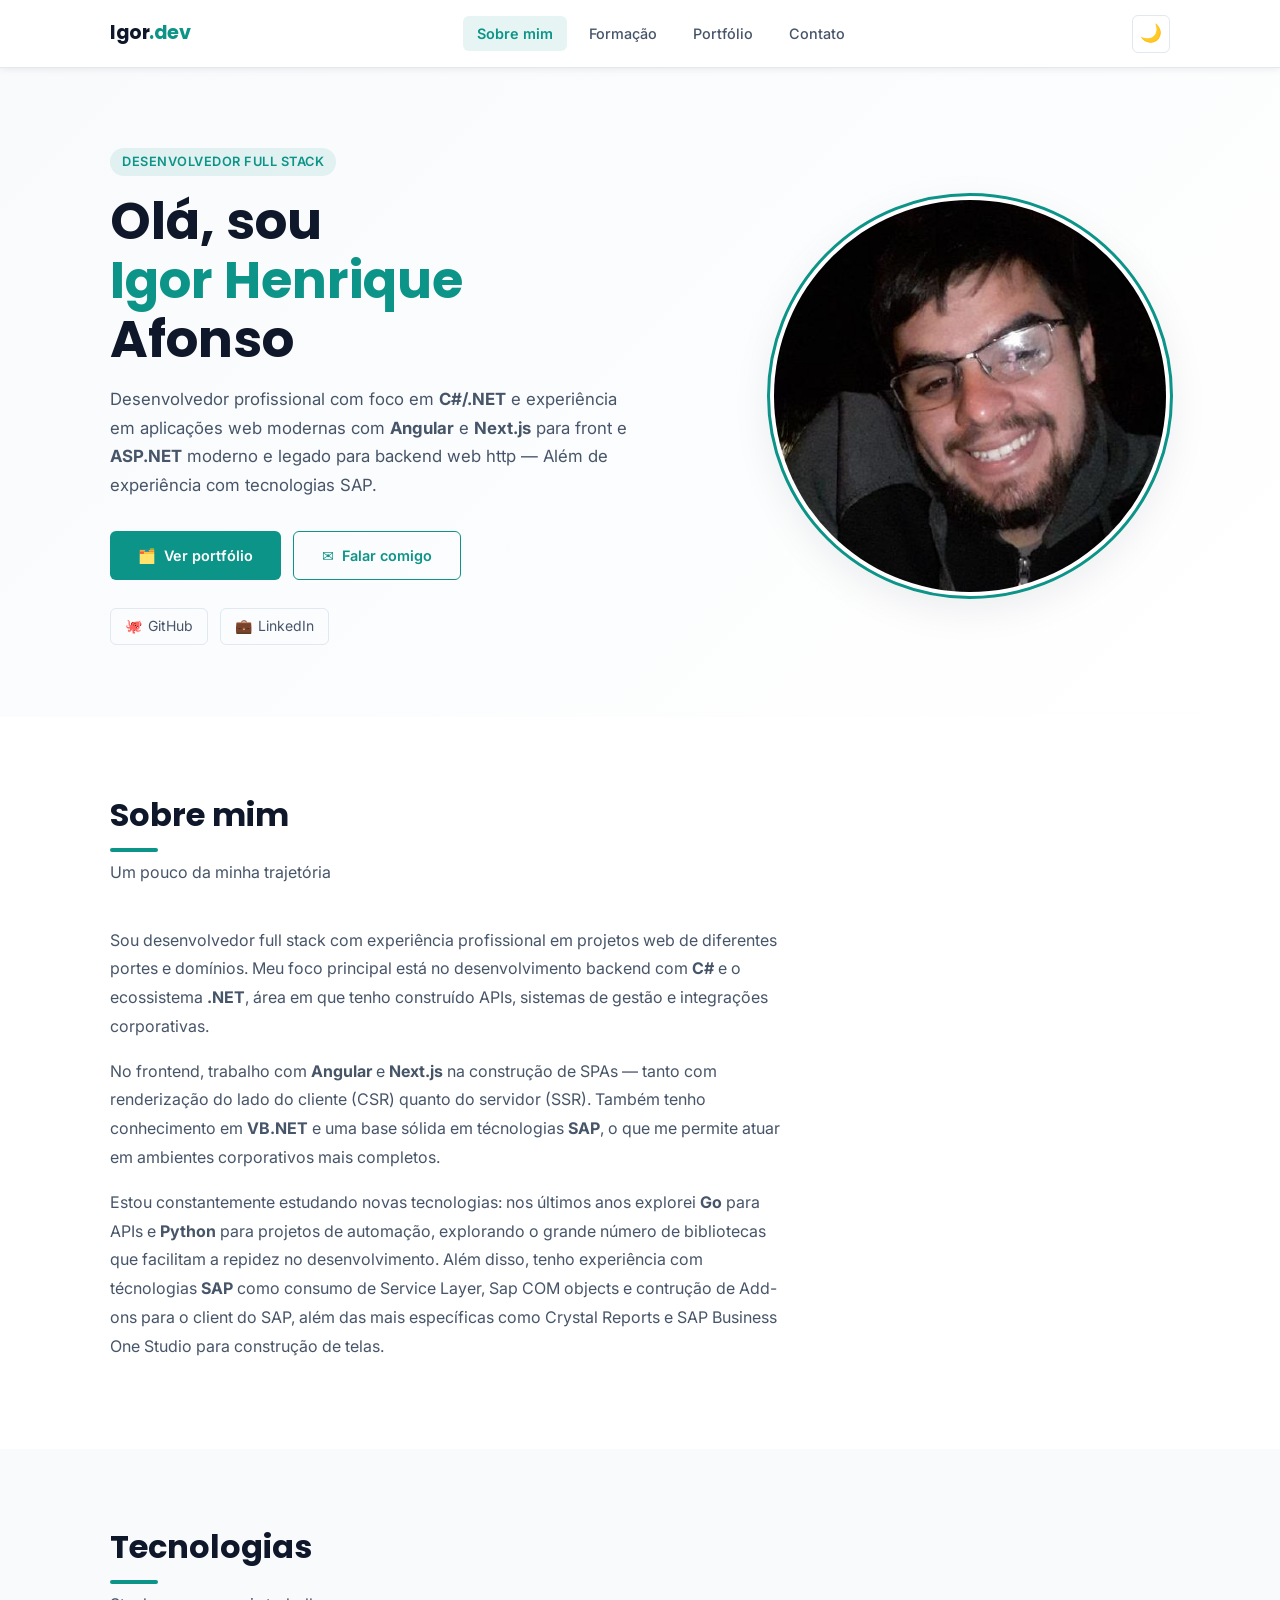
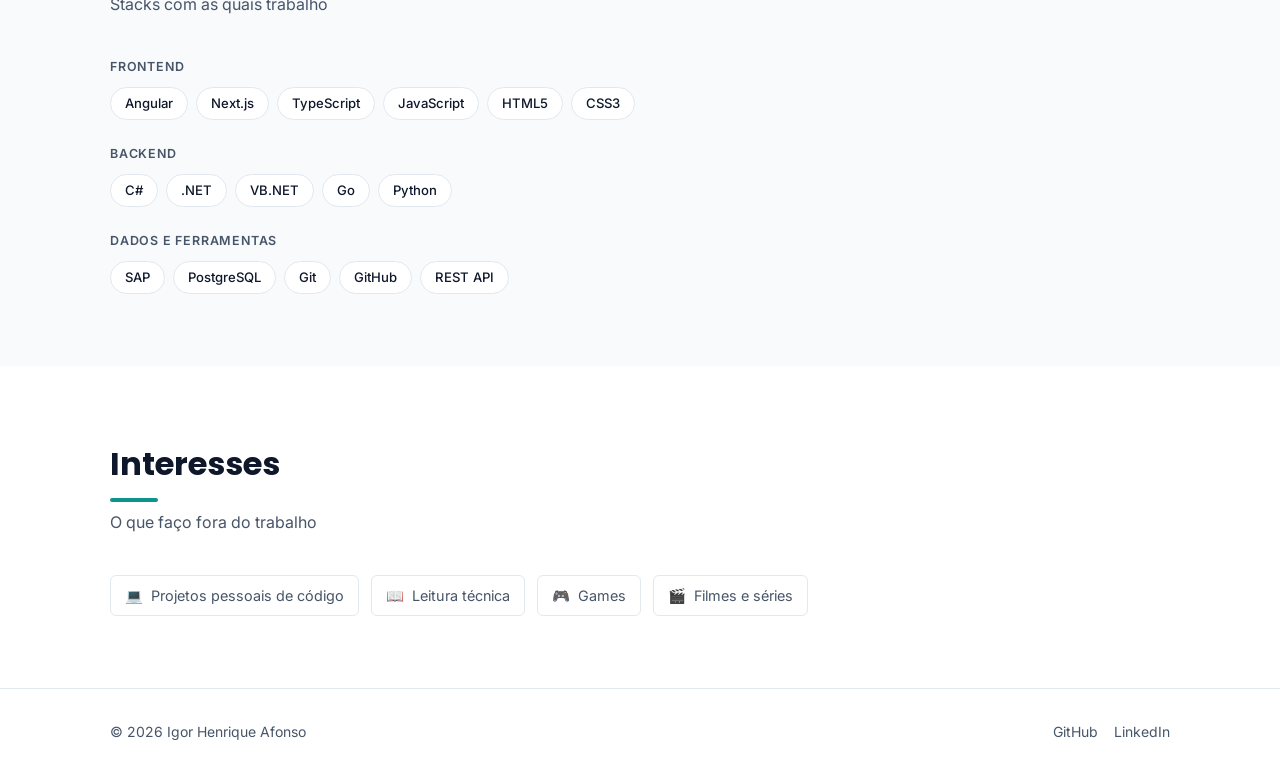
<file: index.html>
<!doctype html>
<html lang="pt-BR" data-theme="light">
  <head>
    <meta charset="UTF-8" />
    <meta name="viewport" content="width=device-width, initial-scale=1.0" />
    <meta
      name="description"
      content="Portfólio de Igor Henrique Afonso — Desenvolvedor Full Stack especializado em C#, .NET, Angular e Next.js."
    />
    <title>Igor Afonso | Desenvolvedor Full Stack</title>
    <link rel="stylesheet" href="css/style.css" />
  </head>

  <body>
    <header class="site-header">
      <div class="container header-inner">
        <a href="index.html" class="site-logo">Igor<span>.dev</span></a>

        <nav
          class="site-nav"
          id="site-nav"
          role="navigation"
          aria-label="Menu principal"
        >
          <a href="index.html" class="nav-link" aria-current="page"
            >Sobre mim</a
          >
          <a href="formacao.html" class="nav-link">Formação</a>
          <a href="portfolio.html" class="nav-link">Portfólio</a>
          <a href="contato.html" class="nav-link">Contato</a>
        </nav>

        <div class="header-actions">
          <button
            class="btn-theme"
            id="btn-theme"
            aria-label="Alternar tema claro/escuro"
            title="Alternar tema"
          >
            🌙
          </button>

          <button
            class="btn-hamburger"
            id="btn-hamburger"
            aria-label="Abrir menu"
            aria-expanded="false"
            aria-controls="site-nav"
          >
            ☰
          </button>
        </div>
      </div>
    </header>

    <main>
      <section class="hero" aria-labelledby="hero-title">
        <div class="container hero-inner">
          <!-- Conteúdo textual do hero -->
          <div class="hero-content">
            <span class="hero-badge">Desenvolvedor Full Stack</span>

            <h1 class="hero-title" id="hero-title">
              Olá, sou<br />
              <span>Igor Henrique</span><br />
              Afonso
            </h1>

            <p class="hero-subtitle">
              Desenvolvedor profissional com foco em <strong>C#/.NET</strong> e
              experiência em aplicações web modernas com
              <strong>Angular</strong> e <strong>Next.js</strong> para front e
              <strong>ASP.NET</strong> moderno e legado para backend web http —
              Além de experiência com tecnologias SAP.
            </p>

            <div class="hero-buttons">
              <a href="portfolio.html" class="btn-primary">
                <span aria-hidden="true">🗂️</span> Ver portfólio
              </a>
              <a href="contato.html" class="btn-outline">
                <span aria-hidden="true">✉️</span> Falar comigo
              </a>
            </div>

            <div class="hero-socials">
              <a
                href="https://github.com/IgorAfonso"
                target="_blank"
                rel="noopener noreferrer"
                class="social-link"
                aria-label="Perfil no GitHub"
              >
                <span aria-hidden="true">🐙</span> GitHub
              </a>
              <a
                href="https://www.linkedin.com/in/igor-henrique-afonso-b81977136/"
                target="_blank"
                rel="noopener noreferrer"
                class="social-link"
                aria-label="Perfil no LinkedIn"
              >
                <span aria-hidden="true">💼</span> LinkedIn
              </a>
            </div>
          </div>

          <div class="hero-avatar-wrap" aria-hidden="true">
            <img
              class="avatar"
              src="./assets/profile_image.jpg"
              alt="Igor Henrique Afonso"
            />
          </div>
        </div>
      </section>

      <!-- ======================================================
         SOBRE MIM — apresentação profissional
         ====================================================== -->
      <section class="section" aria-labelledby="sobre-title">
        <div class="container">
          <h2 class="section-title" id="sobre-title">Sobre mim</h2>
          <p class="section-subtitle">Um pouco da minha trajetória</p>

          <p class="about-text">
            Sou desenvolvedor full stack com experiência profissional em
            projetos web de diferentes portes e domínios. Meu foco principal
            está no desenvolvimento backend com <strong>C#</strong> e o
            ecossistema <strong>.NET</strong>, área em que tenho construído
            APIs, sistemas de gestão e integrações corporativas.
          </p>
          <p class="about-text">
            No frontend, trabalho com <strong>Angular</strong> e
            <strong>Next.js</strong> na construção de SPAs — tanto com
            renderização do lado do cliente (CSR) quanto do servidor (SSR).
            Também tenho conhecimento em <strong>VB.NET</strong> e uma base
            sólida em técnologias <strong>SAP</strong>, o que me permite atuar
            em ambientes corporativos mais completos.
          </p>
          <p class="about-text">
            Estou constantemente estudando novas tecnologias: nos últimos anos
            explorei
            <strong>Go</strong> para APIs e <strong>Python</strong> para
            projetos de automação, explorando o grande número de bibliotecas que
            facilitam a repidez no desenvolvimento. Além disso, tenho
            experiência com técnologias <strong>SAP</strong> como consumo de
            Service Layer, Sap COM objects e contrução de Add-ons para o client
            do SAP, além das mais específicas como Crystal Reports e SAP
            Business One Studio para construção de telas.
          </p>
        </div>
      </section>

      <section class="section" aria-labelledby="skills-title">
        <div class="container">
          <h2 class="section-title" id="skills-title">Tecnologias</h2>
          <p class="section-subtitle">Stacks com as quais trabalho</p>

          <div class="skills-groups">
            <!-- Grupo: Frontend -->
            <div class="skill-group">
              <p class="skill-group-label">Frontend</p>
              <div class="chips" role="list">
                <span class="chip" role="listitem">Angular</span>
                <span class="chip" role="listitem">Next.js</span>
                <span class="chip" role="listitem">TypeScript</span>
                <span class="chip" role="listitem">JavaScript</span>
                <span class="chip" role="listitem">HTML5</span>
                <span class="chip" role="listitem">CSS3</span>
              </div>
            </div>

            <!-- Grupo: Backend -->
            <div class="skill-group">
              <p class="skill-group-label">Backend</p>
              <div class="chips" role="list">
                <span class="chip" role="listitem">C#</span>
                <span class="chip" role="listitem">.NET</span>
                <span class="chip" role="listitem">VB.NET</span>
                <span class="chip" role="listitem">Go</span>
                <span class="chip" role="listitem">Python</span>
              </div>
            </div>

            <!-- Grupo: Dados e Ferramentas -->
            <div class="skill-group">
              <p class="skill-group-label">Dados e Ferramentas</p>
              <div class="chips" role="list">
                <span class="chip" role="listitem">SAP</span>
                <span class="chip" role="listitem">PostgreSQL</span>
                <span class="chip" role="listitem">Git</span>
                <span class="chip" role="listitem">GitHub</span>
                <span class="chip" role="listitem">REST API</span>
              </div>
            </div>
          </div>
        </div>
      </section>

      <section class="section" aria-labelledby="hobbies-title">
        <div class="container">
          <h2 class="section-title" id="hobbies-title">Interesses</h2>
          <p class="section-subtitle">O que faço fora do trabalho</p>

          <ul class="hobbies-list">
            <li>
              <span aria-hidden="true">💻</span> Projetos pessoais de código
            </li>
            <li><span aria-hidden="true">📖</span> Leitura técnica</li>
            <li><span aria-hidden="true">🎮</span> Games</li>
            <li><span aria-hidden="true">🎬</span> Filmes e séries</li>
          </ul>
        </div>
      </section>
    </main>

    <footer class="site-footer">
      <div class="container footer-inner">
        <p class="footer-copy">
          &copy; <span id="footer-year"></span> Igor Henrique Afonso
        </p>
        <nav class="footer-links" aria-label="Links de redes sociais">
          <a
            href="https://github.com/IgorAfonso"
            target="_blank"
            rel="noopener noreferrer"
            aria-label="GitHub"
            >GitHub</a
          >
          <a
            href="https://www.linkedin.com/in/igor-henrique-afonso-b81977136/"
            target="_blank"
            rel="noopener noreferrer"
            aria-label="LinkedIn"
            >LinkedIn</a
          >
        </nav>
      </div>
    </footer>

    <script src="js/main.js"></script>
  </body>
</html>
</file>
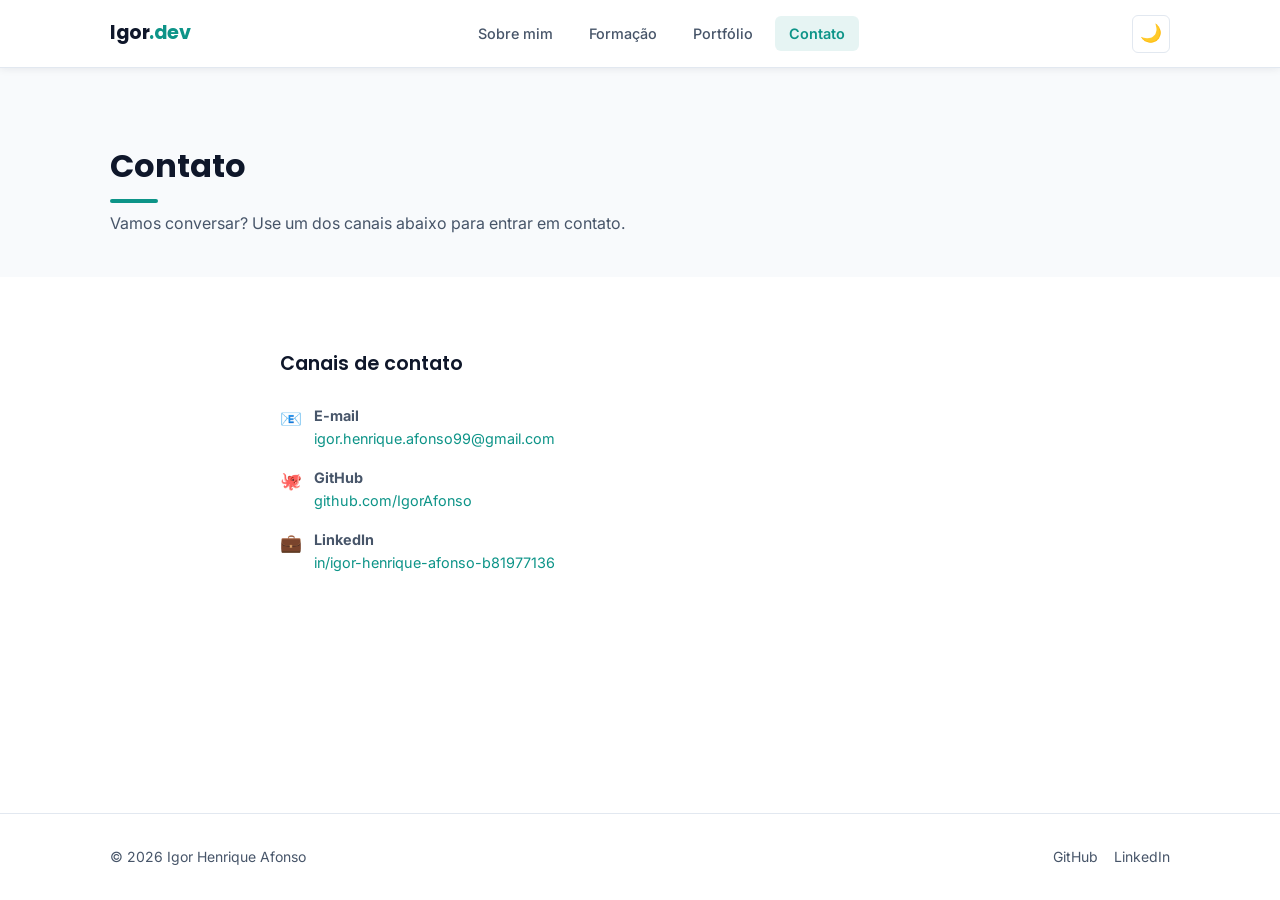
<file: contato.html>
<!doctype html>
<html lang="pt-BR" data-theme="light">
  <head>
    <meta charset="UTF-8" />
    <meta name="viewport" content="width=device-width, initial-scale=1.0" />
    <meta
      name="description"
      content="Entre em contato com Igor Henrique Afonso — Desenvolvedor Full Stack."
    />
    <title>Contato | Igor Afonso</title>

    <link rel="stylesheet" href="css/style.css" />
  </head>

  <body class="contact-page">
    <header class="site-header">
      <div class="container header-inner">
        <a href="index.html" class="site-logo">Igor<span>.dev</span></a>

        <nav
          class="site-nav"
          id="site-nav"
          role="navigation"
          aria-label="Menu principal"
        >
          <a href="index.html" class="nav-link">Sobre mim</a>
          <a href="formacao.html" class="nav-link">Formação</a>
          <a href="portfolio.html" class="nav-link">Portfólio</a>
          <a href="contato.html" class="nav-link" aria-current="page"
            >Contato</a
          >
        </nav>

        <div class="header-actions">
          <button
            class="btn-theme"
            id="btn-theme"
            aria-label="Alternar tema claro/escuro"
            title="Alternar tema"
          >
            🌙
          </button>
          <button
            class="btn-hamburger"
            id="btn-hamburger"
            aria-label="Abrir menu"
            aria-expanded="false"
            aria-controls="site-nav"
          >
            ☰
          </button>
        </div>
      </div>
    </header>

    <main>
      <section class="section" style="padding-bottom: 0">
        <div class="container">
          <h1 class="section-title">Contato</h1>
          <p class="section-subtitle">
            Vamos conversar? Use um dos canais abaixo para entrar em contato.
          </p>
        </div>
      </section>

      <section
        class="section contact-channels-section"
        aria-labelledby="contato-title"
      >
        <div class="container">
          <div class="contact-grid">
            <div>
              <h2 class="contact-info-title" id="contato-title">
                Canais de contato
              </h2>

              <ul class="contact-info-list">
                <li class="contact-info-item">
                  <span class="contact-info-icon" aria-hidden="true">📧</span>
                  <div>
                    <strong>E-mail</strong><br />
                    <a
                      href="https://mail.google.com/mail/?view=cm&amp;fs=1&amp;to=igor.henrique.afonso99@gmail.com"
                      target="_blank"
                      rel="noopener noreferrer"
                    >
                      igor.henrique.afonso99@gmail.com
                    </a>
                  </div>
                </li>

                <li class="contact-info-item">
                  <span class="contact-info-icon" aria-hidden="true">🐙</span>
                  <div>
                    <strong>GitHub</strong><br />
                    <a
                      href="https://github.com/IgorAfonso"
                      target="_blank"
                      rel="noopener noreferrer"
                    >
                      github.com/IgorAfonso
                    </a>
                  </div>
                </li>

                <li class="contact-info-item">
                  <span class="contact-info-icon" aria-hidden="true">💼</span>
                  <div>
                    <strong>LinkedIn</strong><br />
                    <a
                      href="https://www.linkedin.com/in/igor-henrique-afonso-b81977136/"
                      target="_blank"
                      rel="noopener noreferrer"
                    >
                      in/igor-henrique-afonso-b81977136
                    </a>
                  </div>
                </li>
              </ul>
            </div>
          </div>
        </div>
      </section>
    </main>

    <footer class="site-footer">
      <div class="container footer-inner">
        <p class="footer-copy">
          &copy; <span id="footer-year"></span> Igor Henrique Afonso
        </p>
        <nav class="footer-links" aria-label="Links de redes sociais">
          <a
            href="https://github.com/IgorAfonso"
            target="_blank"
            rel="noopener noreferrer"
            >GitHub</a
          >
          <a
            href="https://www.linkedin.com/in/igor-henrique-afonso-b81977136/"
            target="_blank"
            rel="noopener noreferrer"
            >LinkedIn</a
          >
        </nav>
      </div>
    </footer>

    <script src="js/main.js"></script>
  </body>
</html>
</file>
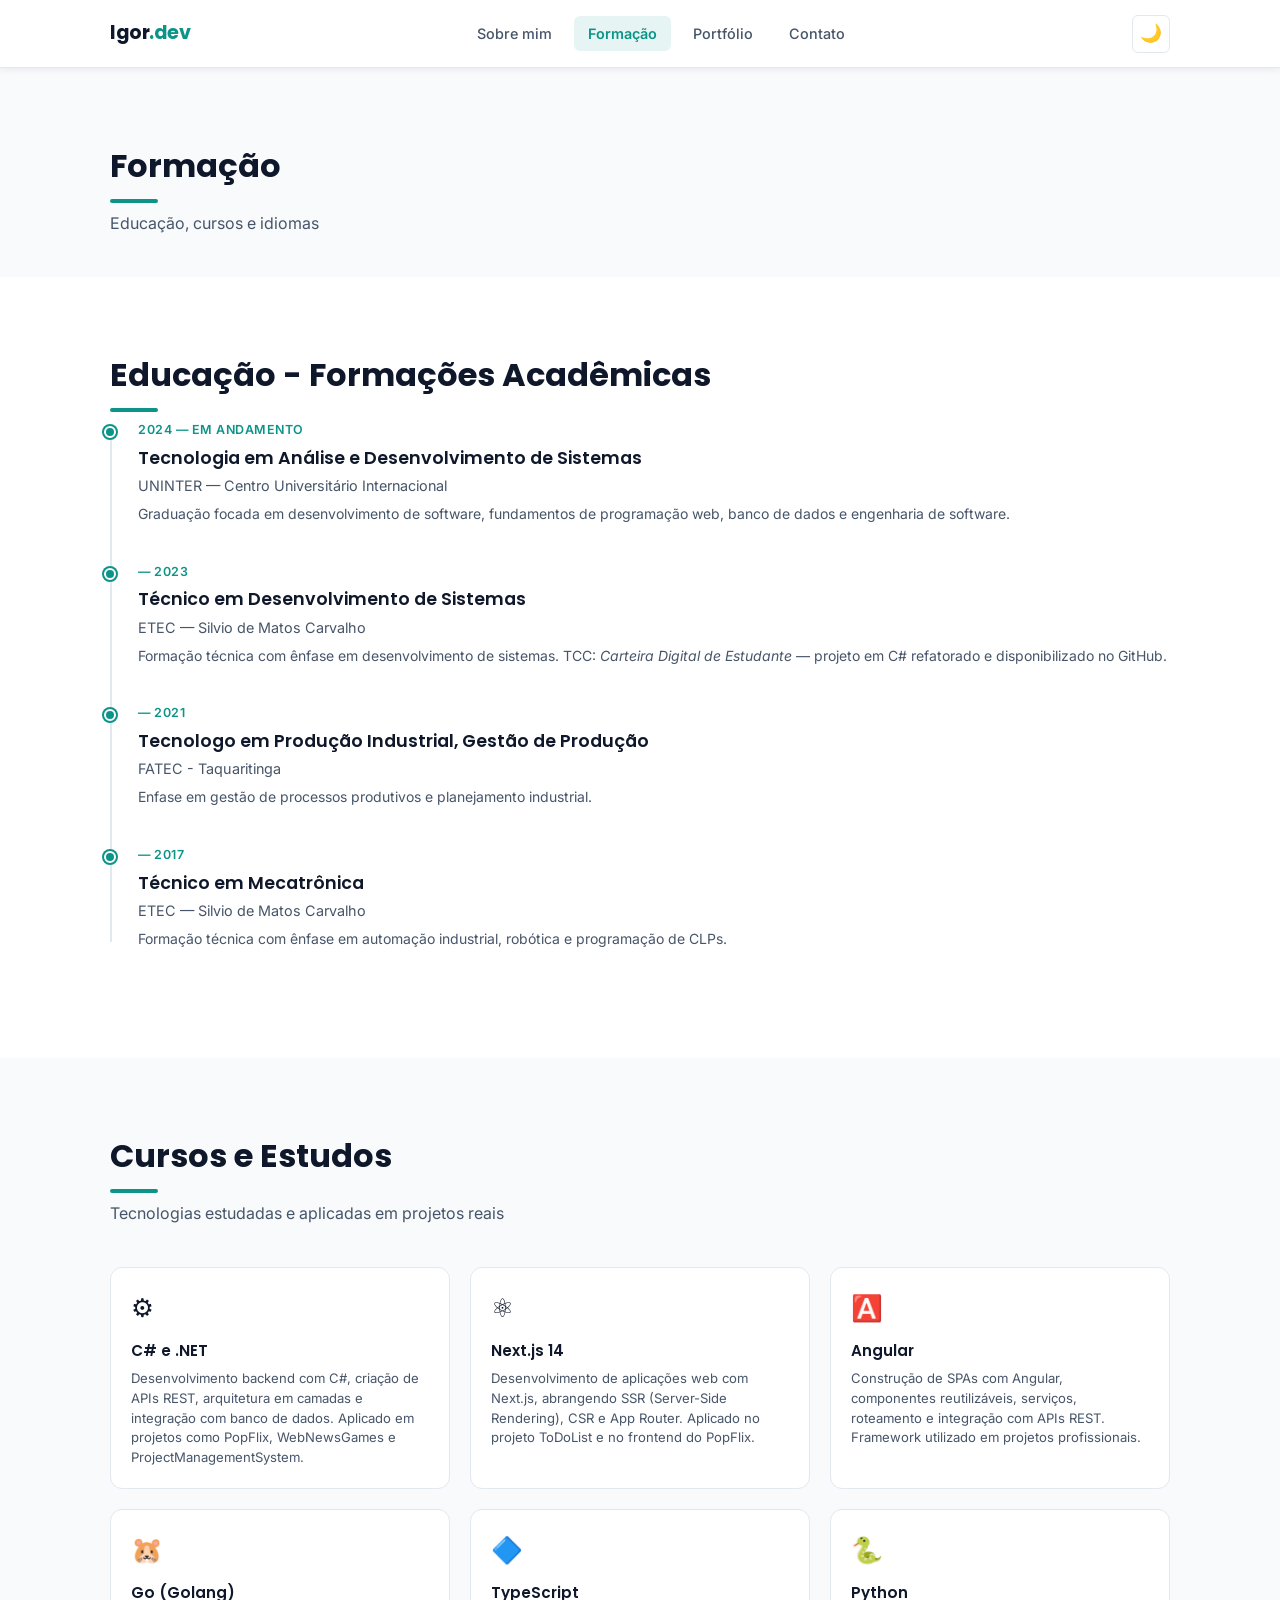
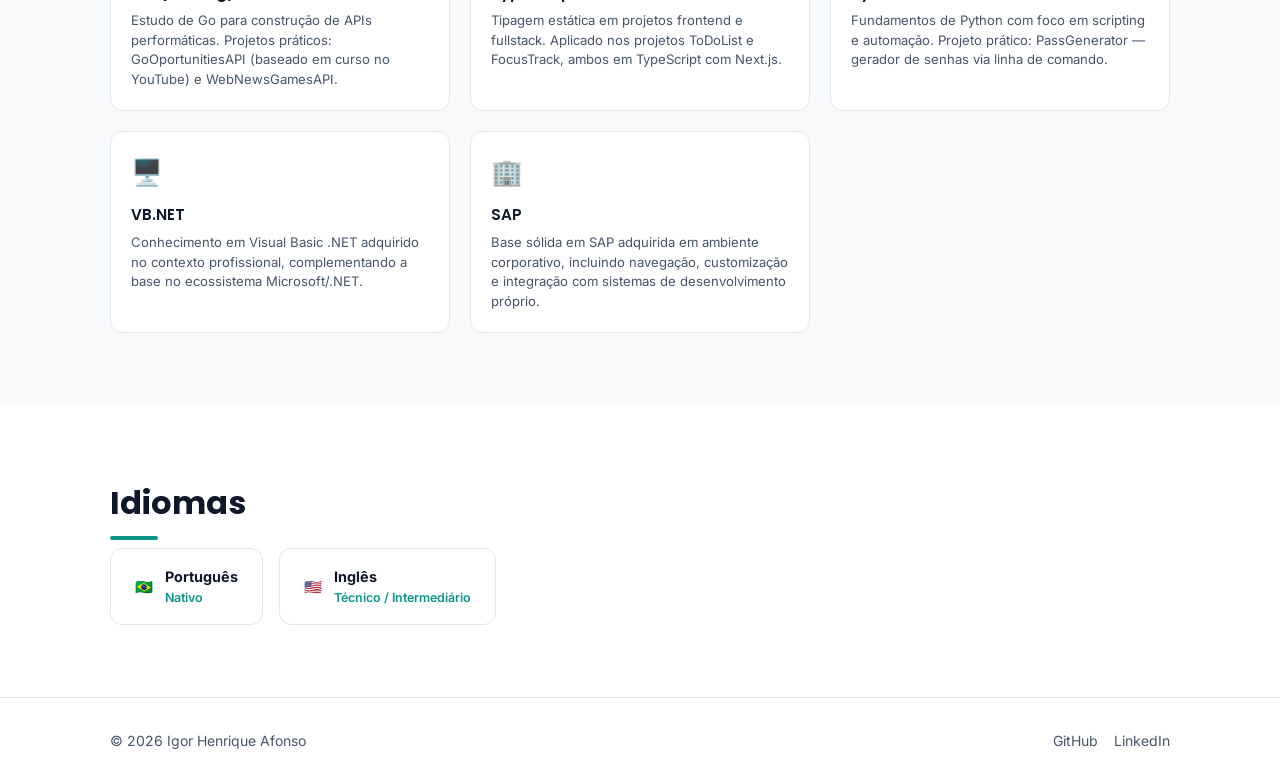
<file: formacao.html>
<!doctype html>
<html lang="pt-BR" data-theme="light">
  <head>
    <meta charset="UTF-8" />
    <meta name="viewport" content="width=device-width, initial-scale=1.0" />
    <meta
      name="description"
      content="Formação acadêmica e cursos de Igor Henrique Afonso — Desenvolvedor Full Stack."
    />
    <title>Formação | Igor Afonso</title>

    <link rel="stylesheet" href="css/style.css" />
  </head>

  <body>
    <header class="site-header">
      <div class="container header-inner">
        <a href="index.html" class="site-logo">Igor<span>.dev</span></a>

        <nav
          class="site-nav"
          id="site-nav"
          role="navigation"
          aria-label="Menu principal"
        >
          <a href="index.html" class="nav-link">Sobre mim</a>
          <a href="formacao.html" class="nav-link" aria-current="page"
            >Formação</a
          >
          <a href="portfolio.html" class="nav-link">Portfólio</a>
          <a href="contato.html" class="nav-link">Contato</a>
        </nav>

        <div class="header-actions">
          <button
            class="btn-theme"
            id="btn-theme"
            aria-label="Alternar tema claro/escuro"
            title="Alternar tema"
          >
            🌙
          </button>
          <button
            class="btn-hamburger"
            id="btn-hamburger"
            aria-label="Abrir menu"
            aria-expanded="false"
            aria-controls="site-nav"
          >
            ☰
          </button>
        </div>
      </div>
    </header>

    <main>
      <section class="section" style="padding-bottom: 0">
        <div class="container">
          <h1 class="section-title">Formação</h1>
          <p class="section-subtitle">Educação, cursos e idiomas</p>
        </div>
      </section>

      <section class="section" aria-labelledby="educacao-title">
        <div class="container">
          <h2 class="section-title" id="educacao-title">
            Educação - Formações Acadêmicas
          </h2>

          <div class="timeline">
            <article class="timeline-item">
              <p class="timeline-period">2024 — Em andamento</p>
              <h3 class="timeline-title">
                Tecnologia em Análise e Desenvolvimento de Sistemas
              </h3>
              <p class="timeline-institution">
                UNINTER — Centro Universitário Internacional
              </p>
              <p class="timeline-desc">
                Graduação focada em desenvolvimento de software, fundamentos de
                programação web, banco de dados e engenharia de software.
              </p>
            </article>

            <article class="timeline-item">
              <p class="timeline-period">— 2023</p>
              <h3 class="timeline-title">
                Técnico em Desenvolvimento de Sistemas
              </h3>
              <p class="timeline-institution">
                ETEC — Silvio de Matos Carvalho
              </p>
              <p class="timeline-desc">
                Formação técnica com ênfase em desenvolvimento de sistemas. TCC:
                <em>Carteira Digital de Estudante</em> — projeto em C#
                refatorado e disponibilizado no GitHub.
              </p>
            </article>

            <article class="timeline-item">
              <p class="timeline-period">— 2021</p>
              <h3 class="timeline-title">
                Tecnologo em Produção Industrial, Gestão de Produção
              </h3>
              <p class="timeline-institution">FATEC - Taquaritinga</p>
              <p class="timeline-desc">
                Enfase em gestão de processos produtivos e planejamento
                industrial.
              </p>
            </article>

            <article class="timeline-item">
              <p class="timeline-period">— 2017</p>
              <h3 class="timeline-title">Técnico em Mecatrônica</h3>
              <p class="timeline-institution">
                ETEC — Silvio de Matos Carvalho
              </p>
              <p class="timeline-desc">
                Formação técnica com ênfase em automação industrial, robótica e
                programação de CLPs.
              </p>
            </article>
          </div>
        </div>
      </section>

      <section class="section" aria-labelledby="cursos-title">
        <div class="container">
          <h2 class="section-title" id="cursos-title">Cursos e Estudos</h2>
          <p class="section-subtitle">
            Tecnologias estudadas e aplicadas em projetos reais
          </p>

          <div class="courses-grid">
            <article class="course-card">
              <div class="course-card-icon" aria-hidden="true">⚙️</div>
              <h3 class="course-card-title">C# e .NET</h3>
              <p class="course-card-desc">
                Desenvolvimento backend com C#, criação de APIs REST,
                arquitetura em camadas e integração com banco de dados. Aplicado
                em projetos como PopFlix, WebNewsGames e
                ProjectManagementSystem.
              </p>
            </article>

            <article class="course-card">
              <div class="course-card-icon" aria-hidden="true">⚛️</div>
              <h3 class="course-card-title">Next.js 14</h3>
              <p class="course-card-desc">
                Desenvolvimento de aplicações web com Next.js, abrangendo SSR
                (Server-Side Rendering), CSR e App Router. Aplicado no projeto
                ToDoList e no frontend do PopFlix.
              </p>
            </article>

            <article class="course-card">
              <div class="course-card-icon" aria-hidden="true">🅰️</div>
              <h3 class="course-card-title">Angular</h3>
              <p class="course-card-desc">
                Construção de SPAs com Angular, componentes reutilizáveis,
                serviços, roteamento e integração com APIs REST. Framework
                utilizado em projetos profissionais.
              </p>
            </article>

            <article class="course-card">
              <div class="course-card-icon" aria-hidden="true">🐹</div>
              <h3 class="course-card-title">Go (Golang)</h3>
              <p class="course-card-desc">
                Estudo de Go para construção de APIs performáticas. Projetos
                práticos: GoOportunitiesAPI (baseado em curso no YouTube) e
                WebNewsGamesAPI.
              </p>
            </article>

            <article class="course-card">
              <div class="course-card-icon" aria-hidden="true">🔷</div>
              <h3 class="course-card-title">TypeScript</h3>
              <p class="course-card-desc">
                Tipagem estática em projetos frontend e fullstack. Aplicado nos
                projetos ToDoList e FocusTrack, ambos em TypeScript com Next.js.
              </p>
            </article>

            <article class="course-card">
              <div class="course-card-icon" aria-hidden="true">🐍</div>
              <h3 class="course-card-title">Python</h3>
              <p class="course-card-desc">
                Fundamentos de Python com foco em scripting e automação. Projeto
                prático: PassGenerator — gerador de senhas via linha de comando.
              </p>
            </article>

            <article class="course-card">
              <div class="course-card-icon" aria-hidden="true">🖥️</div>
              <h3 class="course-card-title">VB.NET</h3>
              <p class="course-card-desc">
                Conhecimento em Visual Basic .NET adquirido no contexto
                profissional, complementando a base no ecossistema
                Microsoft/.NET.
              </p>
            </article>

            <article class="course-card">
              <div class="course-card-icon" aria-hidden="true">🏢</div>
              <h3 class="course-card-title">SAP</h3>
              <p class="course-card-desc">
                Base sólida em SAP adquirida em ambiente corporativo, incluindo
                navegação, customização e integração com sistemas de
                desenvolvimento próprio.
              </p>
            </article>
          </div>
        </div>
      </section>

      <section class="section" aria-labelledby="idiomas-title">
        <div class="container">
          <h2 class="section-title" id="idiomas-title">Idiomas</h2>

          <div class="lang-list">
            <div class="lang-item">
              <span aria-hidden="true">🇧🇷</span>
              <div>
                <strong>Português</strong>
                <p class="lang-level">Nativo</p>
              </div>
            </div>

            <div class="lang-item">
              <span aria-hidden="true">🇺🇸</span>
              <div>
                <strong>Inglês</strong>
                <p class="lang-level">Técnico / Intermediário</p>
              </div>
            </div>
          </div>
        </div>
      </section>
    </main>

    <footer class="site-footer">
      <div class="container footer-inner">
        <p class="footer-copy">
          &copy; <span id="footer-year"></span> Igor Henrique Afonso
        </p>
        <nav class="footer-links" aria-label="Links de redes sociais">
          <a
            href="https://github.com/IgorAfonso"
            target="_blank"
            rel="noopener noreferrer"
            >GitHub</a
          >
          <a
            href="https://www.linkedin.com/in/igor-henrique-afonso-b81977136/"
            target="_blank"
            rel="noopener noreferrer"
            >LinkedIn</a
          >
        </nav>
      </div>
    </footer>

    <script src="js/main.js"></script>
  </body>
</html>
</file>
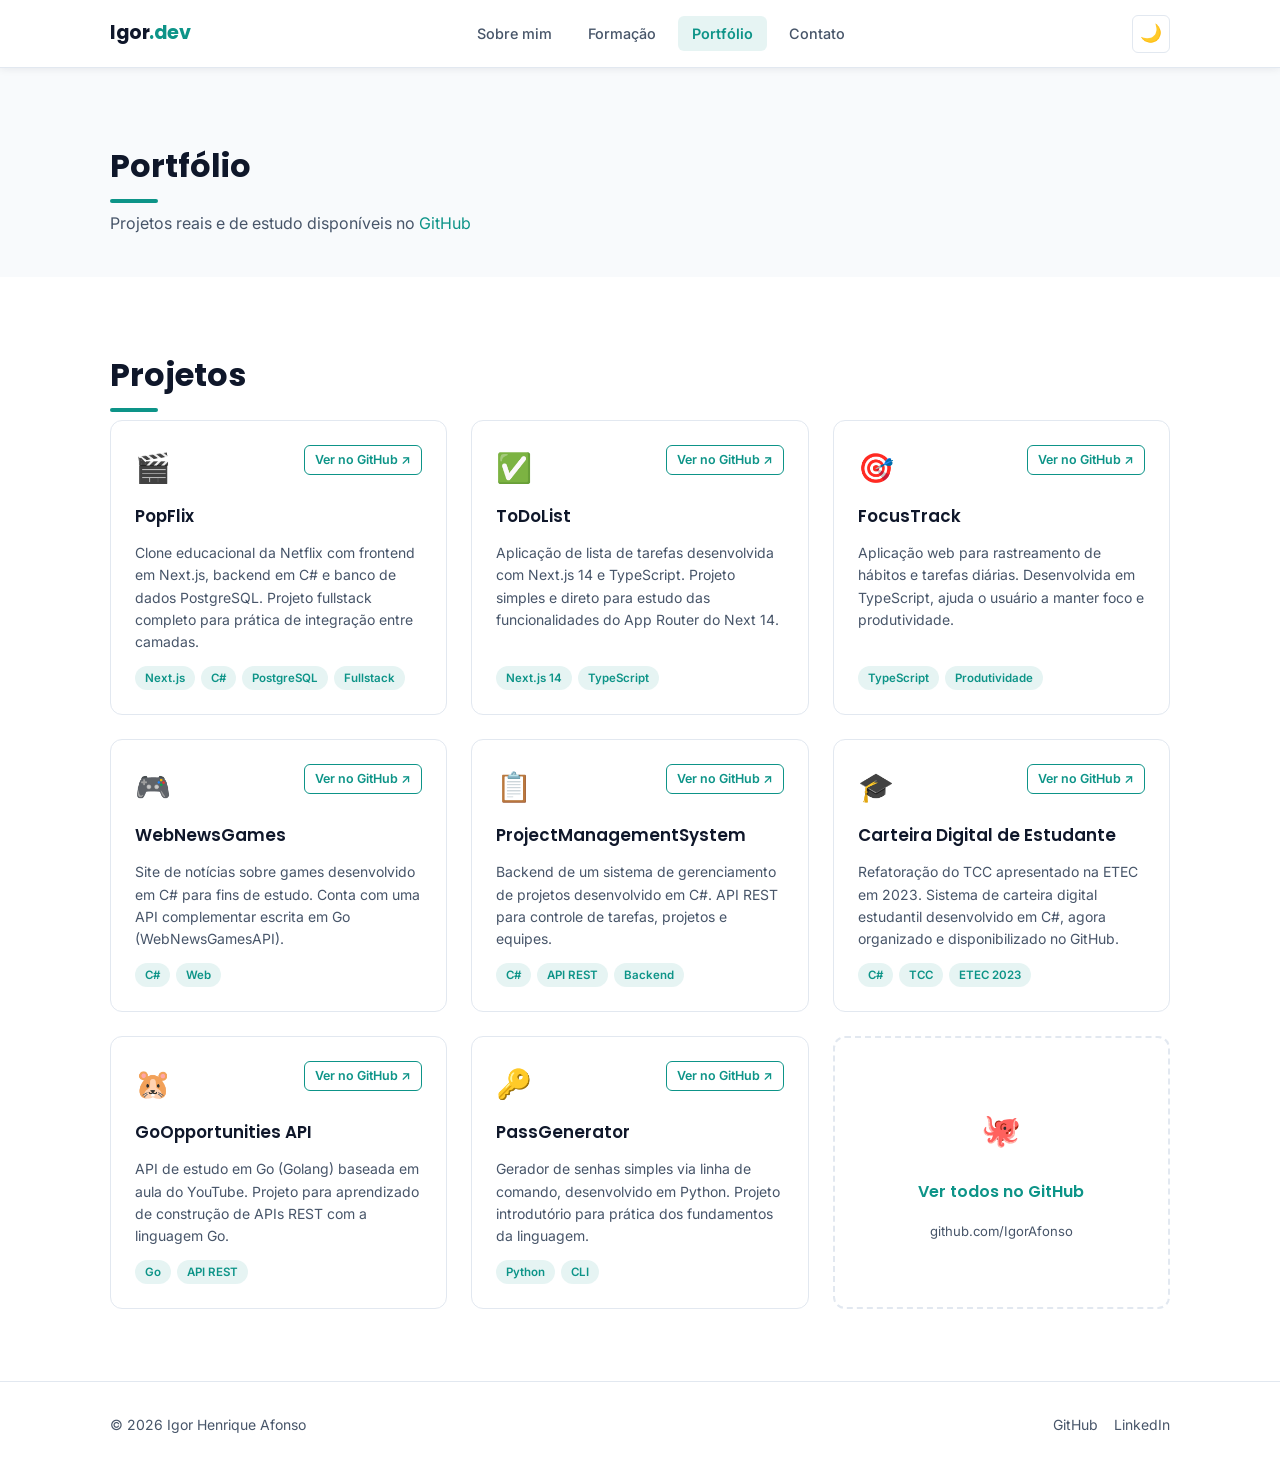
<file: portfolio.html>
<!doctype html>
<html lang="pt-BR" data-theme="light">
  <head>
    <meta charset="UTF-8" />
    <meta name="viewport" content="width=device-width, initial-scale=1.0" />
    <meta
      name="description"
      content="Projetos e repositórios de Igor Henrique Afonso no GitHub."
    />
    <title>Portfólio | Igor Afonso</title>

    <link rel="stylesheet" href="css/style.css" />
  </head>

  <body>
    <header class="site-header">
      <div class="container header-inner">
        <a href="index.html" class="site-logo">Igor<span>.dev</span></a>

        <nav
          class="site-nav"
          id="site-nav"
          role="navigation"
          aria-label="Menu principal"
        >
          <a href="index.html" class="nav-link">Sobre mim</a>
          <a href="formacao.html" class="nav-link">Formação</a>
          <a href="portfolio.html" class="nav-link" aria-current="page"
            >Portfólio</a
          >
          <a href="contato.html" class="nav-link">Contato</a>
        </nav>

        <div class="header-actions">
          <button
            class="btn-theme"
            id="btn-theme"
            aria-label="Alternar tema claro/escuro"
            title="Alternar tema"
          >
            🌙
          </button>
          <button
            class="btn-hamburger"
            id="btn-hamburger"
            aria-label="Abrir menu"
            aria-expanded="false"
            aria-controls="site-nav"
          >
            ☰
          </button>
        </div>
      </div>
    </header>

    <main>
      <section class="section" style="padding-bottom: 0">
        <div class="container">
          <h1 class="section-title">Portfólio</h1>
          <p class="section-subtitle">
            Projetos reais e de estudo disponíveis no
            <a
              href="https://github.com/IgorAfonso"
              target="_blank"
              rel="noopener noreferrer"
              >GitHub</a
            >
          </p>
        </div>
      </section>

      <section class="section" aria-labelledby="projetos-title">
        <div class="container">
          <h2 class="section-title" id="projetos-title">Projetos</h2>

          <div class="projects-grid">
            <!-- PopFlix — clone educacional da Netflix -->
            <article class="project-card">
              <div class="project-card-header">
                <span class="project-card-icon" aria-hidden="true">🎬</span>
                <a
                  href="https://github.com/IgorAfonso/PopFlix"
                  target="_blank"
                  rel="noopener noreferrer"
                  class="project-card-link"
                  aria-label="Ver PopFlix no GitHub"
                >
                  Ver no GitHub ↗
                </a>
              </div>
              <h3 class="project-card-name">PopFlix</h3>
              <p class="project-card-desc">
                Clone educacional da Netflix com frontend em Next.js, backend em
                C# e banco de dados PostgreSQL. Projeto fullstack completo para
                prática de integração entre camadas.
              </p>
              <div class="project-tags">
                <span class="tag">Next.js</span>
                <span class="tag">C#</span>
                <span class="tag">PostgreSQL</span>
                <span class="tag">Fullstack</span>
              </div>
            </article>

            <article class="project-card">
              <div class="project-card-header">
                <span class="project-card-icon" aria-hidden="true">✅</span>
                <a
                  href="https://github.com/IgorAfonso/ToDoList"
                  target="_blank"
                  rel="noopener noreferrer"
                  class="project-card-link"
                  aria-label="Ver ToDoList no GitHub"
                >
                  Ver no GitHub ↗
                </a>
              </div>
              <h3 class="project-card-name">ToDoList</h3>
              <p class="project-card-desc">
                Aplicação de lista de tarefas desenvolvida com Next.js 14 e
                TypeScript. Projeto simples e direto para estudo das
                funcionalidades do App Router do Next 14.
              </p>
              <div class="project-tags">
                <span class="tag">Next.js 14</span>
                <span class="tag">TypeScript</span>
              </div>
            </article>

            <article class="project-card">
              <div class="project-card-header">
                <span class="project-card-icon" aria-hidden="true">🎯</span>
                <a
                  href="https://github.com/IgorAfonso/FocusTrack"
                  target="_blank"
                  rel="noopener noreferrer"
                  class="project-card-link"
                  aria-label="Ver FocusTrack no GitHub"
                >
                  Ver no GitHub ↗
                </a>
              </div>
              <h3 class="project-card-name">FocusTrack</h3>
              <p class="project-card-desc">
                Aplicação web para rastreamento de hábitos e tarefas diárias.
                Desenvolvida em TypeScript, ajuda o usuário a manter foco e
                produtividade.
              </p>
              <div class="project-tags">
                <span class="tag">TypeScript</span>
                <span class="tag">Produtividade</span>
              </div>
            </article>

            <article class="project-card">
              <div class="project-card-header">
                <span class="project-card-icon" aria-hidden="true">🎮</span>
                <a
                  href="https://github.com/IgorAfonso/WebNewsGames"
                  target="_blank"
                  rel="noopener noreferrer"
                  class="project-card-link"
                  aria-label="Ver WebNewsGames no GitHub"
                >
                  Ver no GitHub ↗
                </a>
              </div>
              <h3 class="project-card-name">WebNewsGames</h3>
              <p class="project-card-desc">
                Site de notícias sobre games desenvolvido em C# para fins de
                estudo. Conta com uma API complementar escrita em Go
                (WebNewsGamesAPI).
              </p>
              <div class="project-tags">
                <span class="tag">C#</span>
                <span class="tag">Web</span>
              </div>
            </article>

            <article class="project-card">
              <div class="project-card-header">
                <span class="project-card-icon" aria-hidden="true">📋</span>
                <a
                  href="https://github.com/IgorAfonso/ProjectManagementSystem_BackEnd"
                  target="_blank"
                  rel="noopener noreferrer"
                  class="project-card-link"
                  aria-label="Ver ProjectManagementSystem no GitHub"
                >
                  Ver no GitHub ↗
                </a>
              </div>
              <h3 class="project-card-name">ProjectManagementSystem</h3>
              <p class="project-card-desc">
                Backend de um sistema de gerenciamento de projetos desenvolvido
                em C#. API REST para controle de tarefas, projetos e equipes.
              </p>
              <div class="project-tags">
                <span class="tag">C#</span>
                <span class="tag">API REST</span>
                <span class="tag">Backend</span>
              </div>
            </article>

            <article class="project-card">
              <div class="project-card-header">
                <span class="project-card-icon" aria-hidden="true">🎓</span>
                <a
                  href="https://github.com/IgorAfonso/Carteira_Digital_de_Estudante"
                  target="_blank"
                  rel="noopener noreferrer"
                  class="project-card-link"
                  aria-label="Ver Carteira Digital no GitHub"
                >
                  Ver no GitHub ↗
                </a>
              </div>
              <h3 class="project-card-name">Carteira Digital de Estudante</h3>
              <p class="project-card-desc">
                Refatoração do TCC apresentado na ETEC em 2023. Sistema de
                carteira digital estudantil desenvolvido em C#, agora organizado
                e disponibilizado no GitHub.
              </p>
              <div class="project-tags">
                <span class="tag">C#</span>
                <span class="tag">TCC</span>
                <span class="tag">ETEC 2023</span>
              </div>
            </article>

            <article class="project-card">
              <div class="project-card-header">
                <span class="project-card-icon" aria-hidden="true">🐹</span>
                <a
                  href="https://github.com/IgorAfonso/GoOportunitiesAPI"
                  target="_blank"
                  rel="noopener noreferrer"
                  class="project-card-link"
                  aria-label="Ver GoOportunitiesAPI no GitHub"
                >
                  Ver no GitHub ↗
                </a>
              </div>
              <h3 class="project-card-name">GoOpportunities API</h3>
              <p class="project-card-desc">
                API de estudo em Go (Golang) baseada em aula do YouTube. Projeto
                para aprendizado de construção de APIs REST com a linguagem Go.
              </p>
              <div class="project-tags">
                <span class="tag">Go</span>
                <span class="tag">API REST</span>
              </div>
            </article>

            <article class="project-card">
              <div class="project-card-header">
                <span class="project-card-icon" aria-hidden="true">🔑</span>
                <a
                  href="https://github.com/IgorAfonso/PassGenerator"
                  target="_blank"
                  rel="noopener noreferrer"
                  class="project-card-link"
                  aria-label="Ver PassGenerator no GitHub"
                >
                  Ver no GitHub ↗
                </a>
              </div>
              <h3 class="project-card-name">PassGenerator</h3>
              <p class="project-card-desc">
                Gerador de senhas simples via linha de comando, desenvolvido em
                Python. Projeto introdutório para prática dos fundamentos da
                linguagem.
              </p>
              <div class="project-tags">
                <span class="tag">Python</span>
                <span class="tag">CLI</span>
              </div>
            </article>

            <a
              href="https://github.com/IgorAfonso?tab=repositories"
              target="_blank"
              rel="noopener noreferrer"
              class="project-card project-card-cta"
              aria-label="Ver todos os repositórios no GitHub"
            >
              <div class="cta-icon" aria-hidden="true">🐙</div>
              <p class="cta-text">Ver todos no GitHub</p>
              <p class="cta-sub">github.com/IgorAfonso</p>
            </a>
          </div>
        </div>
      </section>
    </main>

    <footer class="site-footer">
      <div class="container footer-inner">
        <p class="footer-copy">
          &copy; <span id="footer-year"></span> Igor Henrique Afonso
        </p>
        <nav class="footer-links" aria-label="Links de redes sociais">
          <a
            href="https://github.com/IgorAfonso"
            target="_blank"
            rel="noopener noreferrer"
            >GitHub</a
          >
          <a
            href="https://www.linkedin.com/in/igor-henrique-afonso-b81977136/"
            target="_blank"
            rel="noopener noreferrer"
            >LinkedIn</a
          >
        </nav>
      </div>
    </footer>

    <script src="js/main.js"></script>
  </body>
</html>
</file>
<file: css/style.css>
@import url("https://fonts.googleapis.com/css2?family=Poppins:wght@400;600;700&family=Inter:wght@400;500&display=swap");

:root {
  /* Cores de fundo e superfície */
  --bg: #f8fafc;
  --surface: #ffffff;

  /* Cores de texto */
  --text: #0f172a;
  --text-muted: #475569;

  /* Bordas e sombras */
  --border: #e2e8f0;
  --shadow: rgba(15, 23, 42, 0.08);

  /* Cor de destaque (teal) */
  --accent: #0d9488;
  --accent-hover: #0f766e;
  --accent-light: rgba(13, 148, 136, 0.1);

  /* Tipografia */
  --font-title: "Poppins", system-ui, sans-serif;
  --font-body: "Inter", system-ui, sans-serif;

  /* Espaçamentos e raios */
  --radius-sm: 6px;
  --radius-md: 12px;
  --radius-lg: 20px;
  --header-h: 68px;

  /* Transição padrão */
  --transition: 0.2s ease;
}

[data-theme="dark"] {
  --bg: #0f172a;
  --surface: #1e293b;
  --text: #f1f5f9;
  --text-muted: #94a3b8;
  --border: #334155;
  --shadow: rgba(0, 0, 0, 0.4);
  --accent: #2dd4bf;
  --accent-hover: #5eead4;
  --accent-light: rgba(45, 212, 191, 0.1);
}

/* ----------------------------------------------------------
   4. RESET E BASE
   ---------------------------------------------------------- */
*,
*::before,
*::after {
  box-sizing: border-box;
  margin: 0;
  padding: 0;
}

html {
  /* Scroll suave para toda a página */
  scroll-behavior: smooth;
  font-size: 16px;
}

body {
  background-color: var(--bg);
  color: var(--text);
  font-family: var(--font-body);
  line-height: 1.6;
  /* Espaço para o header fixo não cobrir o conteúdo */
  padding-top: var(--header-h);
  transition:
    background-color var(--transition),
    color var(--transition);
  -webkit-font-smoothing: antialiased;
}

.contact-page {
  display: flex;
  flex-direction: column;
  min-height: 100vh;
}

.contact-page main {
  display: flex;
  flex: 1;
  flex-direction: column;
}

.contact-page .contact-channels-section {
  flex: 1;
}

img {
  max-width: 100%;
  display: block;
}

a {
  color: var(--accent);
  text-decoration: none;
  transition: color var(--transition);
}

a:hover {
  color: var(--accent-hover);
}

/* Foco visível para acessibilidade via teclado */
:focus-visible {
  outline: 2px solid var(--accent);
  outline-offset: 3px;
  border-radius: var(--radius-sm);
}

/* ----------------------------------------------------------
   5. UTILITÁRIOS
   ---------------------------------------------------------- */

/* Container centralizado e responsivo */
.container {
  width: 100%;
  max-width: 1100px;
  margin: 0 auto;
  padding: 0 20px;
}

/* Título de seção padrão */
.section-title {
  font-family: var(--font-title);
  font-size: clamp(1.5rem, 3vw, 2rem);
  font-weight: 700;
  color: var(--text);
  margin-bottom: 8px;
}

/* Linha decorativa abaixo de títulos de seção */
.section-title::after {
  content: "";
  display: block;
  width: 48px;
  height: 4px;
  background: var(--accent);
  border-radius: 2px;
  margin-top: 8px;
}

.section-subtitle {
  color: var(--text-muted);
  margin-bottom: 40px;
  font-size: 1rem;
}

/* Seção genérica com padding vertical */
.section {
  padding: 72px 0;
}

.section:nth-child(even) {
  background-color: var(--surface);
}

/* ----------------------------------------------------------
   6. HEADER E NAVEGAÇÃO
   ---------------------------------------------------------- */
.site-header {
  position: fixed;
  top: 0;
  left: 0;
  right: 0;
  height: var(--header-h);
  background-color: var(--surface);
  border-bottom: 1px solid var(--border);
  box-shadow: 0 1px 8px var(--shadow);
  z-index: 1000;
  transition:
    background-color var(--transition),
    border-color var(--transition);
}

.header-inner {
  display: flex;
  align-items: center;
  justify-content: space-between;
  height: 100%;
}

/* Logo / nome do site */
.site-logo {
  font-family: var(--font-title);
  font-size: 1.2rem;
  font-weight: 700;
  color: var(--text);
  letter-spacing: -0.5px;
  white-space: nowrap;
}

.site-logo span {
  color: var(--accent);
}

/* Navegação principal */
.site-nav {
  display: flex;
  align-items: center;
  gap: 8px;
}

.nav-link {
  font-size: 0.9rem;
  font-weight: 500;
  color: var(--text-muted);
  padding: 6px 14px;
  border-radius: var(--radius-sm);
  transition:
    color var(--transition),
    background-color var(--transition);
}

.nav-link:hover {
  color: var(--accent);
  background-color: var(--accent-light);
}

/* Link da página ativa — marcado com aria-current="page" no HTML */
.nav-link[aria-current="page"] {
  color: var(--accent);
  background-color: var(--accent-light);
  font-weight: 600;
}

/* Ações do header (botão de tema + hambúrguer) */
.header-actions {
  display: flex;
  align-items: center;
  gap: 8px;
}

/* Botão de alternar tema claro/escuro */
.btn-theme {
  background: none;
  border: 1px solid var(--border);
  border-radius: var(--radius-sm);
  width: 38px;
  height: 38px;
  display: flex;
  align-items: center;
  justify-content: center;
  cursor: pointer;
  font-size: 1.1rem;
  color: var(--text-muted);
  transition:
    border-color var(--transition),
    color var(--transition),
    background-color var(--transition);
}

.btn-theme:hover {
  border-color: var(--accent);
  color: var(--accent);
  background-color: var(--accent-light);
}

/* Botão hambúrguer — visível apenas no mobile */
.btn-hamburger {
  display: none;
  background: none;
  border: 1px solid var(--border);
  border-radius: var(--radius-sm);
  width: 38px;
  height: 38px;
  align-items: center;
  justify-content: center;
  cursor: pointer;
  font-size: 1.2rem;
  color: var(--text-muted);
  transition:
    border-color var(--transition),
    color var(--transition);
}

.btn-hamburger:hover {
  border-color: var(--accent);
  color: var(--accent);
}

/* ----------------------------------------------------------
   7. FOOTER
   ---------------------------------------------------------- */
.site-footer {
  background-color: var(--surface);
  border-top: 1px solid var(--border);
  padding: 32px 0;
  margin-top: 0;
}

.footer-inner {
  display: flex;
  align-items: center;
  justify-content: space-between;
  flex-wrap: wrap;
  gap: 16px;
}

.footer-copy {
  font-size: 0.875rem;
  color: var(--text-muted);
}

.footer-links {
  display: flex;
  gap: 16px;
}

.footer-links a {
  font-size: 0.875rem;
  color: var(--text-muted);
  transition: color var(--transition);
}

.footer-links a:hover {
  color: var(--accent);
}

/* ----------------------------------------------------------
   8. HERO (Seção principal — index.html)
   ---------------------------------------------------------- */
.hero {
  padding: 80px 0 72px;
  background: linear-gradient(135deg, var(--bg) 0%, var(--surface) 100%);
}

.hero-inner {
  display: flex;
  align-items: center;
  justify-content: space-between;
  gap: 48px;
}

.hero-content {
  flex: 1;
}

/* Tag de cargo acima do nome */
.hero-badge {
  display: inline-block;
  background-color: var(--accent-light);
  color: var(--accent);
  font-size: 0.8rem;
  font-weight: 600;
  letter-spacing: 0.5px;
  padding: 4px 12px;
  border-radius: 100px;
  margin-bottom: 16px;
  text-transform: uppercase;
}

.hero-title {
  font-family: var(--font-title);
  font-size: clamp(2rem, 5vw, 3.2rem);
  font-weight: 700;
  line-height: 1.15;
  color: var(--text);
  margin-bottom: 16px;
}

.hero-title span {
  color: var(--accent);
}

.hero-subtitle {
  font-size: 1.05rem;
  color: var(--text-muted);
  max-width: 520px;
  margin-bottom: 32px;
  line-height: 1.7;
}

/* Localização no hero */
.hero-location {
  font-size: 0.875rem;
  color: var(--text-muted);
  margin-bottom: 28px;
  display: flex;
  align-items: center;
  gap: 6px;
}

/* Grupo de botões do hero */
.hero-buttons {
  display: flex;
  flex-wrap: wrap;
  gap: 12px;
  margin-bottom: 28px;
}

/* Botão primário */
.btn-primary {
  background-color: var(--accent);
  color: #fff;
  font-family: var(--font-body);
  font-size: 0.9rem;
  font-weight: 600;
  padding: 12px 28px;
  border-radius: var(--radius-sm);
  border: none;
  cursor: pointer;
  transition:
    background-color var(--transition),
    transform var(--transition);
  display: inline-flex;
  align-items: center;
  gap: 8px;
}

.btn-primary:hover {
  background-color: var(--accent-hover);
  color: #fff;
  transform: translateY(-1px);
}

/* Botão secundário (outline) */
.btn-outline {
  background-color: transparent;
  color: var(--accent);
  font-family: var(--font-body);
  font-size: 0.9rem;
  font-weight: 600;
  padding: 12px 28px;
  border-radius: var(--radius-sm);
  border: 1.5px solid var(--accent);
  cursor: pointer;
  transition:
    background-color var(--transition),
    color var(--transition),
    transform var(--transition);
  display: inline-flex;
  align-items: center;
  gap: 8px;
  text-decoration: none;
}

.btn-outline:hover {
  background-color: var(--accent);
  color: #fff;
  transform: translateY(-1px);
}

/* Links sociais no hero */
.hero-socials {
  display: flex;
  gap: 12px;
}

.social-link {
  display: inline-flex;
  align-items: center;
  gap: 6px;
  font-size: 0.875rem;
  color: var(--text-muted);
  border: 1px solid var(--border);
  border-radius: var(--radius-sm);
  padding: 6px 14px;
  transition:
    color var(--transition),
    border-color var(--transition),
    background-color var(--transition);
}

.social-link:hover {
  color: var(--accent);
  border-color: var(--accent);
  background-color: var(--accent-light);
}

/* Avatar com iniciais */
.hero-avatar-wrap {
  flex-shrink: 0;
  border-radius: 50%;
}

.avatar {
  width: 400px;
  height: 400px;
  border-radius: 50%;
  background: linear-gradient(
    135deg,
    var(--accent) 0%,
    var(--accent-hover) 100%
  );
  display: flex;
  align-items: center;
  justify-content: center;
  font-family: var(--font-title);
  font-size: 3.5rem;
  font-weight: 700;
  color: #fff;
  letter-spacing: -2px;
  box-shadow: 0 12px 40px var(--shadow);
  border: 4px solid var(--surface);
  outline: 3px solid var(--accent);
}

/* ----------------------------------------------------------
   9. SEÇÃO "SOBRE" — Texto e Skills
   ---------------------------------------------------------- */
.about-text {
  max-width: 680px;
  color: var(--text-muted);
  font-size: 1rem;
  line-height: 1.8;
  margin-bottom: 16px;
}

/* Grupos de chips de tecnologia */
.skills-groups {
  display: flex;
  flex-direction: column;
  gap: 24px;
  margin-top: 8px;
}

.skill-group-label {
  font-size: 0.78rem;
  font-weight: 600;
  text-transform: uppercase;
  letter-spacing: 0.8px;
  color: var(--text-muted);
  margin-bottom: 10px;
}

.chips {
  display: flex;
  flex-wrap: wrap;
  gap: 8px;
}

/* Chip individual de tecnologia */
.chip {
  background-color: var(--surface);
  color: var(--text);
  border: 1px solid var(--border);
  border-radius: 100px;
  padding: 5px 14px;
  font-size: 0.82rem;
  font-weight: 500;
  transition:
    border-color var(--transition),
    color var(--transition),
    background-color var(--transition);
}

.chip:hover {
  border-color: var(--accent);
  color: var(--accent);
  background-color: var(--accent-light);
}

/* Hobbies — lista simples com ícone */
.hobbies-list {
  list-style: none;
  display: flex;
  flex-wrap: wrap;
  gap: 12px;
  margin-top: 8px;
}

.hobbies-list li {
  display: flex;
  align-items: center;
  gap: 8px;
  font-size: 0.9rem;
  color: var(--text-muted);
  background-color: var(--surface);
  border: 1px solid var(--border);
  border-radius: var(--radius-sm);
  padding: 8px 14px;
}

/* ----------------------------------------------------------
   10. TIMELINE DE FORMAÇÃO (formacao.html)
   ---------------------------------------------------------- */
.timeline {
  position: relative;
  padding-left: 28px;
}

/* Linha vertical da timeline */
.timeline::before {
  content: "";
  position: absolute;
  left: 0;
  top: 8px;
  bottom: 8px;
  width: 2px;
  background: var(--border);
}

.timeline-item {
  position: relative;
  margin-bottom: 36px;
}

/* Marcador circular na linha da timeline */
.timeline-item::before {
  content: "";
  position: absolute;
  left: -34px;
  top: 6px;
  width: 12px;
  height: 12px;
  border-radius: 50%;
  background-color: var(--accent);
  border: 2px solid var(--surface);
  box-shadow: 0 0 0 2px var(--accent);
}

.timeline-period {
  font-size: 0.78rem;
  font-weight: 600;
  color: var(--accent);
  text-transform: uppercase;
  letter-spacing: 0.5px;
  margin-bottom: 4px;
}

.timeline-title {
  font-family: var(--font-title);
  font-size: 1.1rem;
  font-weight: 600;
  color: var(--text);
  margin-bottom: 2px;
}

.timeline-institution {
  font-size: 0.9rem;
  color: var(--text-muted);
  margin-bottom: 6px;
}

.timeline-desc {
  font-size: 0.875rem;
  color: var(--text-muted);
  line-height: 1.6;
}

/* Cards de cursos/estudos */
.courses-grid {
  display: grid;
  grid-template-columns: repeat(auto-fill, minmax(260px, 1fr));
  gap: 20px;
}

.course-card {
  background-color: var(--surface);
  border: 1px solid var(--border);
  border-radius: var(--radius-md);
  padding: 20px;
  transition:
    border-color var(--transition),
    box-shadow var(--transition);
}

.course-card:hover {
  border-color: var(--accent);
  box-shadow: 0 4px 20px var(--shadow);
}

.course-card-icon {
  font-size: 1.6rem;
  margin-bottom: 10px;
}

.course-card-title {
  font-family: var(--font-title);
  font-size: 0.95rem;
  font-weight: 600;
  color: var(--text);
  margin-bottom: 6px;
}

.course-card-desc {
  font-size: 0.82rem;
  color: var(--text-muted);
  line-height: 1.5;
}

/* Idiomas */
.lang-list {
  display: flex;
  flex-wrap: wrap;
  gap: 16px;
}

.lang-item {
  background-color: var(--surface);
  border: 1px solid var(--border);
  border-radius: var(--radius-md);
  padding: 16px 24px;
  display: flex;
  align-items: center;
  gap: 12px;
  font-size: 0.9rem;
  color: var(--text);
}

.lang-level {
  font-size: 0.78rem;
  color: var(--accent);
  font-weight: 600;
}

/* ----------------------------------------------------------
   11. CARDS DE PROJETOS (portfolio.html)
   ---------------------------------------------------------- */
.projects-grid {
  display: grid;
  grid-template-columns: repeat(auto-fill, minmax(300px, 1fr));
  gap: 24px;
}

.project-card {
  background-color: var(--surface);
  border: 1px solid var(--border);
  border-radius: var(--radius-md);
  padding: 24px;
  display: flex;
  flex-direction: column;
  gap: 12px;
  transition:
    border-color var(--transition),
    box-shadow var(--transition),
    transform var(--transition);
}

.project-card:hover {
  border-color: var(--accent);
  box-shadow: 0 8px 32px var(--shadow);
  transform: translateY(-3px);
}

.project-card-header {
  display: flex;
  align-items: flex-start;
  justify-content: space-between;
  gap: 8px;
}

.project-card-icon {
  font-size: 1.8rem;
}

/* Link de GitHub no card */
.project-card-link {
  font-size: 0.78rem;
  font-weight: 600;
  color: var(--accent);
  border: 1px solid var(--accent);
  border-radius: var(--radius-sm);
  padding: 4px 10px;
  white-space: nowrap;
  transition:
    background-color var(--transition),
    color var(--transition);
}

.project-card-link:hover {
  background-color: var(--accent);
  color: #fff;
}

.project-card-name {
  font-family: var(--font-title);
  font-size: 1.05rem;
  font-weight: 600;
  color: var(--text);
}

.project-card-desc {
  font-size: 0.875rem;
  color: var(--text-muted);
  line-height: 1.6;
  flex: 1;
}

/* Tags de tecnologia nos cards */
.project-tags {
  display: flex;
  flex-wrap: wrap;
  gap: 6px;
  margin-top: auto;
}

.tag {
  background-color: var(--accent-light);
  color: var(--accent);
  font-size: 0.72rem;
  font-weight: 600;
  padding: 3px 10px;
  border-radius: 100px;
}

/* Card especial de CTA ("Ver todos no GitHub") */
.project-card-cta {
  border: 2px dashed var(--border);
  background-color: transparent;
  align-items: center;
  justify-content: center;
  text-align: center;
  cursor: pointer;
  min-height: 200px;
}

.project-card-cta:hover {
  border-color: var(--accent);
  background-color: var(--accent-light);
}

.project-card-cta .cta-icon {
  font-size: 2rem;
  margin-bottom: 12px;
}

.project-card-cta .cta-text {
  font-family: var(--font-title);
  font-size: 1rem;
  font-weight: 600;
  color: var(--accent);
}

.project-card-cta .cta-sub {
  font-size: 0.82rem;
  color: var(--text-muted);
  margin-top: 4px;
}

/* ----------------------------------------------------------
   12. FORMULÁRIO DE CONTATO (contato.html)
   ---------------------------------------------------------- */
.contact-grid {
  display: grid;
  grid-template-columns: 1fr;
  gap: 48px;
  align-items: flex-start;
  max-width: 720px;
  margin: 0 auto;
}

.contact-info-title {
  font-family: var(--font-title);
  font-size: 1.2rem;
  font-weight: 600;
  color: var(--text);
  margin-bottom: 24px;
}

.contact-info-list {
  list-style: none;
  display: flex;
  flex-direction: column;
  gap: 16px;
}

.contact-info-item {
  display: flex;
  align-items: flex-start;
  gap: 12px;
  font-size: 0.9rem;
  color: var(--text-muted);
}

.contact-info-icon {
  font-size: 1.1rem;
  flex-shrink: 0;
  margin-top: 1px;
}

/* Formulário */
.form-group {
  display: flex;
  flex-direction: column;
  gap: 6px;
  margin-bottom: 20px;
}

.form-label {
  font-size: 0.875rem;
  font-weight: 500;
  color: var(--text);
}

.form-input,
.form-textarea {
  background-color: var(--surface);
  border: 1.5px solid var(--border);
  border-radius: var(--radius-sm);
  padding: 12px 14px;
  font-family: var(--font-body);
  font-size: 0.9rem;
  color: var(--text);
  width: 100%;
  transition:
    border-color var(--transition),
    box-shadow var(--transition);
  outline: none;
}

.form-input::placeholder,
.form-textarea::placeholder {
  color: var(--text-muted);
}

.form-input:focus,
.form-textarea:focus {
  border-color: var(--accent);
  box-shadow: 0 0 0 3px var(--accent-light);
}

/* Estado de erro no campo */
.form-input.error,
.form-textarea.error {
  border-color: #ef4444;
}

.form-textarea {
  resize: vertical;
  min-height: 130px;
}

/* Mensagem de erro inline abaixo do campo */
.form-error {
  font-size: 0.8rem;
  color: #ef4444;
  display: none; /* JS mostra quando necessário */
}

.form-error.visible {
  display: block;
}

/* Botão de envio do formulário */
.btn-submit {
  width: 100%;
  padding: 14px;
  font-size: 1rem;
  font-weight: 600;
  background-color: var(--accent);
  color: #fff;
  border: none;
  border-radius: var(--radius-sm);
  cursor: pointer;
  font-family: var(--font-body);
  transition:
    background-color var(--transition),
    transform var(--transition);
  display: flex;
  align-items: center;
  justify-content: center;
  gap: 8px;
}

.btn-submit:hover {
  background-color: var(--accent-hover);
  transform: translateY(-1px);
}

/* ----------------------------------------------------------
   13. MODAL DE SUCESSO
   ---------------------------------------------------------- */

/* Overlay escuro por trás do modal */
.modal-overlay {
  position: fixed;
  inset: 0;
  background-color: rgba(0, 0, 0, 0.5);
  display: flex;
  align-items: center;
  justify-content: center;
  z-index: 2000;
  padding: 20px;
  /* Oculto por padrão; JS adiciona classe .active */
  opacity: 0;
  visibility: hidden;
  transition:
    opacity var(--transition),
    visibility var(--transition);
}

.modal-overlay.active {
  opacity: 1;
  visibility: visible;
}

.modal {
  background-color: var(--surface);
  border: 1px solid var(--border);
  border-radius: var(--radius-lg);
  padding: 40px 36px;
  max-width: 440px;
  width: 100%;
  text-align: center;
  box-shadow: 0 24px 64px rgba(0, 0, 0, 0.2);
  transform: scale(0.92);
  transition: transform var(--transition);
}

.modal-overlay.active .modal {
  transform: scale(1);
}

.modal-icon {
  font-size: 3rem;
  margin-bottom: 16px;
}

.modal-title {
  font-family: var(--font-title);
  font-size: 1.3rem;
  font-weight: 700;
  color: var(--text);
  margin-bottom: 8px;
}

.modal-text {
  font-size: 0.9rem;
  color: var(--text-muted);
  margin-bottom: 28px;
  line-height: 1.6;
}

.modal-close {
  background-color: var(--accent);
  color: #fff;
  border: none;
  border-radius: var(--radius-sm);
  padding: 12px 32px;
  font-size: 0.9rem;
  font-weight: 600;
  font-family: var(--font-body);
  cursor: pointer;
  transition: background-color var(--transition);
}

.modal-close:hover {
  background-color: var(--accent-hover);
}

/* ----------------------------------------------------------
   14. RESPONSIVIDADE — Mobile first (breakpoint 768px)
   ---------------------------------------------------------- */
@media (max-width: 768px) {
  /* Esconde o menu horizontal e mostra o hambúrguer */
  .site-nav {
    display: none;
    position: fixed;
    top: var(--header-h);
    left: 0;
    right: 0;
    background-color: var(--surface);
    border-bottom: 1px solid var(--border);
    flex-direction: column;
    padding: 16px;
    gap: 4px;
    box-shadow: 0 8px 16px var(--shadow);
    z-index: 999;
  }

  /* Menu aberto — JS adiciona esta classe ao <nav> */
  .site-nav.open {
    display: flex;
  }

  .nav-link {
    padding: 12px 16px;
    width: 100%;
    text-align: left;
  }

  .btn-hamburger {
    display: flex;
  }

  /* Hero empilhado no mobile */
  .hero-inner {
    flex-direction: column-reverse;
    text-align: center;
  }

  .hero-buttons,
  .hero-socials {
    justify-content: center;
  }

  .hero-location {
    justify-content: center;
  }

  .avatar {
    width: 130px;
    height: 130px;
    font-size: 2.6rem;
  }

  /* Contato: de 2 colunas para 1 */
  .contact-grid {
    grid-template-columns: 1fr;
    gap: 32px;
  }

  /* Projetos: 1 coluna */
  .projects-grid {
    grid-template-columns: 1fr;
  }

  /* Footer empilhado */
  .footer-inner {
    flex-direction: column;
    align-items: center;
    text-align: center;
  }
}
</file>
